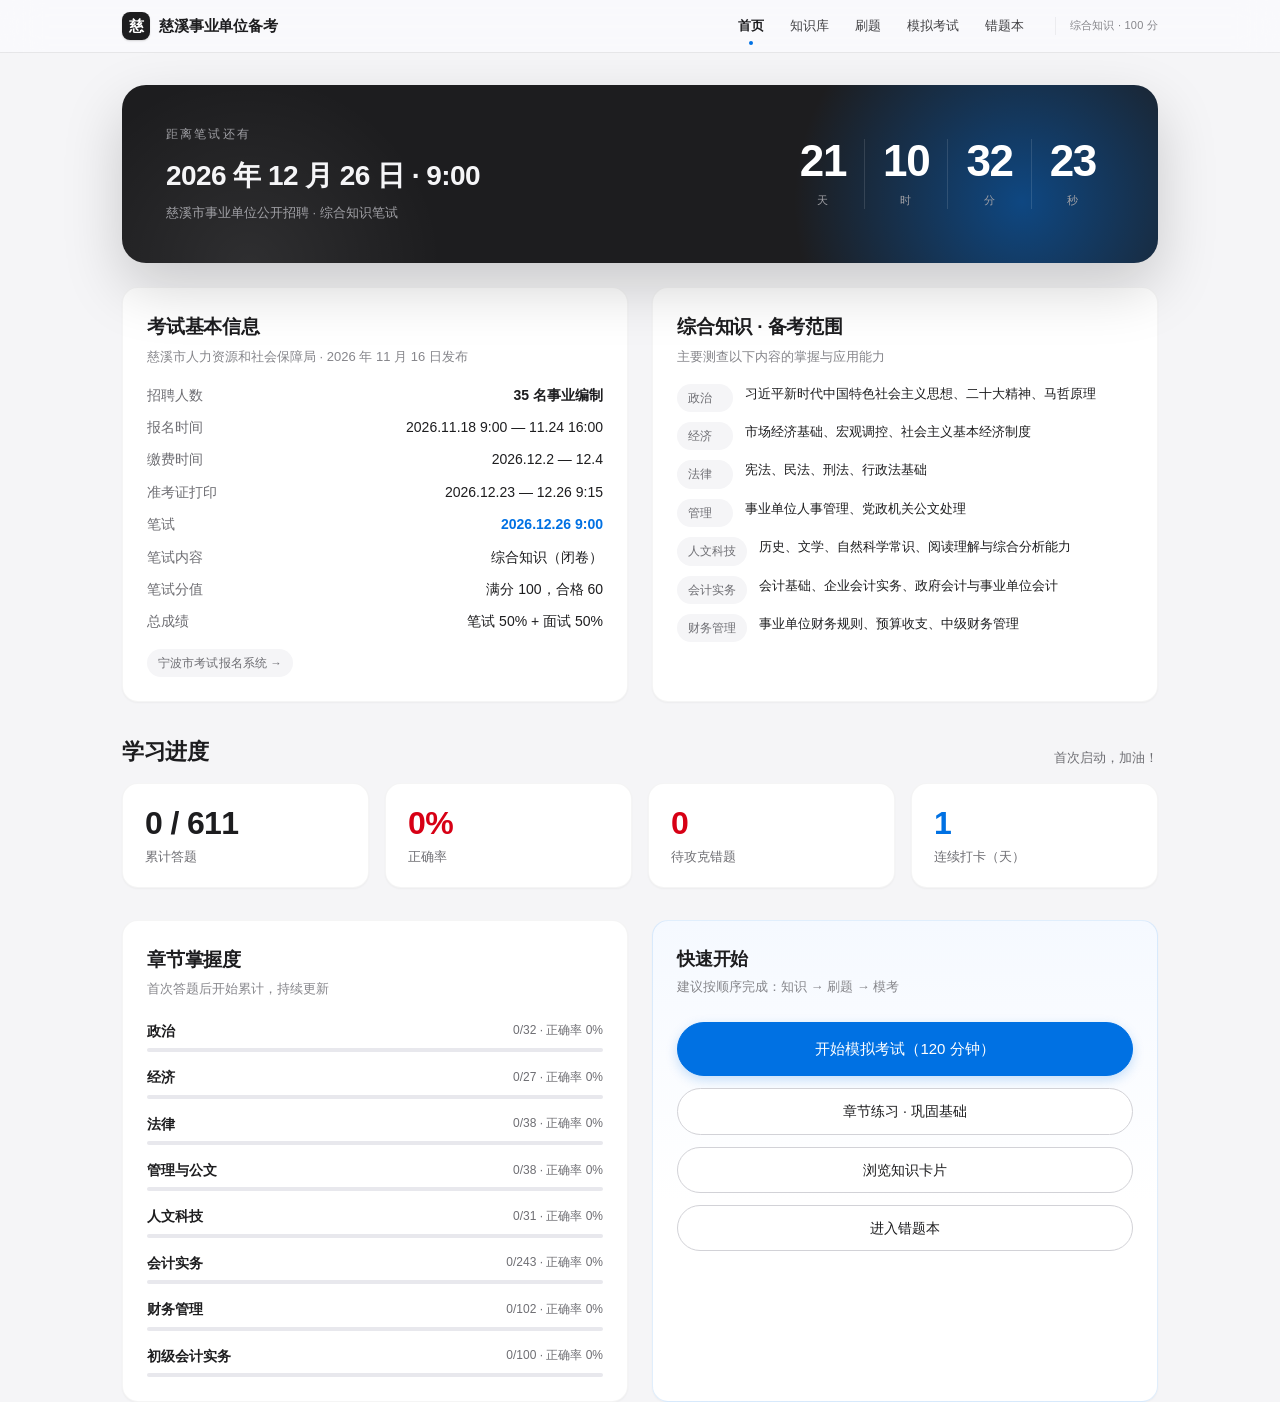
<file: index.html>
<!DOCTYPE html>
<html lang="zh-CN">
<head>
<meta charset="UTF-8">
<meta name="viewport" content="width=device-width, initial-scale=1.0, viewport-fit=cover">
<title>慈溪事业单位备考 · 首页</title>
<link rel="stylesheet" href="styles.css?v=20261124d">
</head>
<body class="has-dock">
<!-- 导航壳由 renderNav 注入 -->

<div class="container">

  <!-- Hero + 倒计时 -->
  <div class="countdown-wrap mt-32" id="countdown"></div>

  <div class="grid-2 mt-24 gap-24">
    <!-- 考试信息 -->
    <div class="card">
      <div class="card-title">考试基本信息</div>
      <div class="card-sub">慈溪市人力资源和社会保障局 · 2026 年 11 月 16 日发布</div>
      <div style="height:16px"></div>
      <div style="display:flex;flex-direction:column;gap:10px;font-size:14px;">
        <div class="flex-between"><span class="text-muted">招聘人数</span><span class="fw-bold">35 名事业编制</span></div>
        <div class="flex-between"><span class="text-muted">报名时间</span><span>2026.11.18 9:00 — 11.24 16:00</span></div>
        <div class="flex-between"><span class="text-muted">缴费时间</span><span>2026.12.2 — 12.4</span></div>
        <div class="flex-between"><span class="text-muted">准考证打印</span><span>2026.12.23 — 12.26 9:15</span></div>
        <div class="flex-between"><span class="text-muted">笔试</span><span class="text-primary fw-bold">2026.12.26 9:00</span></div>
        <div class="flex-between"><span class="text-muted">笔试内容</span><span>综合知识（闭卷）</span></div>
        <div class="flex-between"><span class="text-muted">笔试分值</span><span>满分 100，合格 60</span></div>
        <div class="flex-between"><span class="text-muted">总成绩</span><span>笔试 50% + 面试 50%</span></div>
      </div>
      <div class="mt-16">
        <a class="tag tag-blue" href="https://bmxt.nbhr.org.cn" target="_blank" rel="noopener">宁波市考试报名系统 →</a>
      </div>
    </div>

    <!-- 备考范围 -->
    <div class="card">
      <div class="card-title">综合知识 · 备考范围</div>
      <div class="card-sub">主要测查以下内容的掌握与应用能力</div>
      <div style="height:16px"></div>
      <div style="display:flex;flex-direction:column;gap:10px;">
        <div class="flex gap-12" style="align-items:flex-start;">
          <span class="tag tag-blue" style="min-width:56px;text-align:center;">政治</span>
          <span class="text-sm">习近平新时代中国特色社会主义思想、二十大精神、马哲原理</span>
        </div>
        <div class="flex gap-12" style="align-items:flex-start;">
          <span class="tag tag-blue" style="min-width:56px;text-align:center;">经济</span>
          <span class="text-sm">市场经济基础、宏观调控、社会主义基本经济制度</span>
        </div>
        <div class="flex gap-12" style="align-items:flex-start;">
          <span class="tag tag-blue" style="min-width:56px;text-align:center;">法律</span>
          <span class="text-sm">宪法、民法、刑法、行政法基础</span>
        </div>
        <div class="flex gap-12" style="align-items:flex-start;">
          <span class="tag tag-blue" style="min-width:56px;text-align:center;">管理</span>
          <span class="text-sm">事业单位人事管理、党政机关公文处理</span>
        </div>
        <div class="flex gap-12" style="align-items:flex-start;">
          <span class="tag tag-blue" style="min-width:56px;text-align:center;">人文科技</span>
          <span class="text-sm">历史、文学、自然科学常识、阅读理解与综合分析能力</span>
        </div>
        <div class="flex gap-12" style="align-items:flex-start;">
          <span class="tag tag-blue" style="min-width:56px;text-align:center;">会计实务</span>
          <span class="text-sm">会计基础、企业会计实务、政府会计与事业单位会计</span>
        </div>
        <div class="flex gap-12" style="align-items:flex-start;">
          <span class="tag tag-blue" style="min-width:56px;text-align:center;">财务管理</span>
          <span class="text-sm">事业单位财务规则、预算收支、中级财务管理</span>
        </div>
      </div>
    </div>
  </div>

  <!-- 学习进度 -->
  <div class="section mt-32">
    <div class="section-header">
      <div class="section-title">学习进度</div>
      <div class="text-sm text-muted" id="lastUpdate">首次启动，加油！</div>
    </div>
    <div class="grid-4" id="statsGrid">
      <!-- 统计卡片由 JS 注入 -->
    </div>
  </div>

  <!-- 章节进度 + 快捷入口 -->
  <div class="grid-2 mt-24 gap-24">
    <div class="card">
      <div class="card-title">章节掌握度</div>
      <div class="card-sub">首次答题后开始累计，持续更新</div>
      <div style="height:20px"></div>
      <div id="chapterProgress" style="display:flex;flex-direction:column;gap:14px;">
        <!-- 章节进度条由 JS 注入 -->
      </div>
    </div>

    <div class="card quick-start">
      <div class="card-title" style="font-size:18px;">快速开始</div>
      <div class="card-sub">建议按顺序完成：知识 → 刷题 → 模考</div>
      <div style="height:24px"></div>
      <div style="display:flex;flex-direction:column;gap:12px;">
        <a class="btn btn-primary btn-block btn-lg" href="exam.html">开始模拟考试（120 分钟）</a>
        <a class="btn btn-outline btn-block" href="practice.html">章节练习 · 巩固基础</a>
        <a class="btn btn-outline btn-block" href="knowledge.html">浏览知识卡片</a>
        <a class="btn btn-outline btn-block" href="mistakes.html">进入错题本</a>
      </div>
    </div>
  </div>

</div>

<div class="mobile-dock">
  <a class="btn btn-outline" href="practice.html">章节练习</a>
  <a class="btn btn-primary" href="exam.html">模拟考试</a>
</div>

<script src="data.js?v=20261127"></script>
<script src="app.js?v=20261127"></script>
<script>
  renderNav("home");
  startCountdown(document.getElementById("countdown"));

  // 打卡 + 渲染进度
  const streak = Store.checkIn();
  const p = getProgress();
  const statsEl = document.getElementById("statsGrid");
  const accuracyColor = p.accuracy >= 80 ? "success" : p.accuracy >= 60 ? "" : "danger";
  statsEl.innerHTML = `
    <div class="stat-card">
      <div class="stat-num">${p.answered} / ${p.total}</div>
      <div class="stat-label">累计答题</div>
    </div>
    <div class="stat-card">
      <div class="stat-num ${accuracyColor}">${p.accuracy}%</div>
      <div class="stat-label">正确率</div>
    </div>
    <div class="stat-card">
      <div class="stat-num danger">${p.mistakeCount}</div>
      <div class="stat-label">待攻克错题</div>
    </div>
    <div class="stat-card">
      <div class="stat-num accent">${p.streak}</div>
      <div class="stat-label">连续打卡（天）</div>
    </div>
  `;

  // 章节进度
  const cp = document.getElementById("chapterProgress");
  cp.innerHTML = CHAPTERS.map(ch => {
    const qs = QUESTIONS.filter(q => q.section === ch.id);
    const sec = p.chapterStats[ch.id];
    const answered = sec?.total || 0;
    const correct = sec?.correct || 0;
    const pct = qs.length > 0 ? Math.round((answered / qs.length) * 100) : 0;
    const acc = answered > 0 ? Math.round((correct / answered) * 100) : 0;
    const color = acc >= 80 ? "green" : acc >= 60 ? "" : "amber";
    return `
      <div>
        <div class="flex-between" style="margin-bottom:6px;">
          <div class="flex gap-8" style="align-items:center;">
            <span class="chapter-icon">${ch.icon}</span>
            <span class="fw-600" style="font-size:14px;">${ch.name}</span>
          </div>
          <span class="text-xs text-muted">${answered}/${qs.length} · 正确率 ${acc}%</span>
        </div>
        <div class="progress-wrap">
          <div class="progress-bar ${color}" style="width:${pct}%"></div>
        </div>
      </div>
    `;
  }).join("");

  // 最近模考
  if (p.examCount > 0) {
    const exam = Store.load().exams;
    const last = exam[exam.length - 1];
    const date = new Date(last.time).toLocaleString("zh-CN", { hour12: false });
    console.log("最近一次模拟考试：", last.score, "分，", date);
  }
</script>
</body>
</html>
</file>
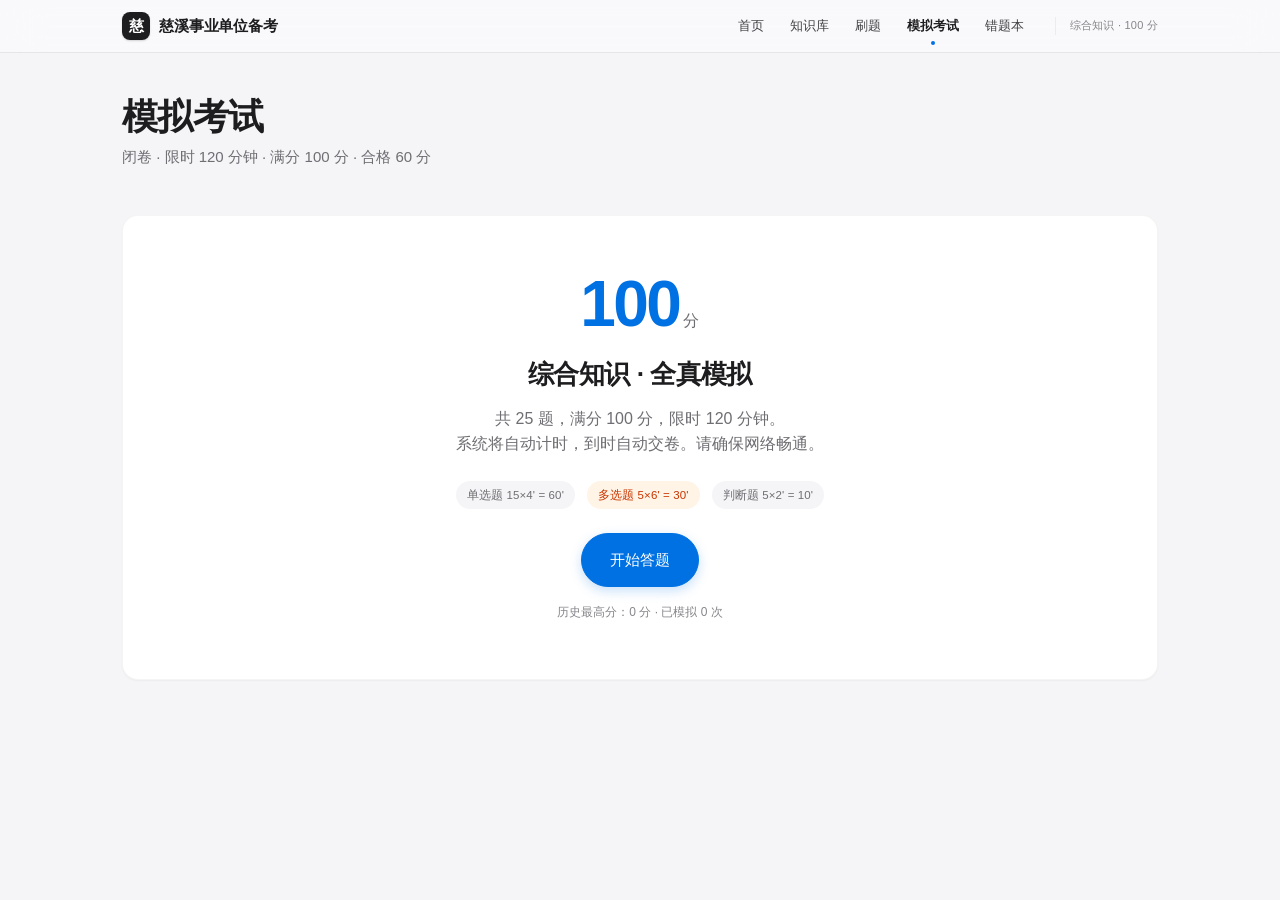
<file: exam.html>
<!DOCTYPE html>
<html lang="zh-CN">
<head>
<meta charset="UTF-8">
<meta name="viewport" content="width=device-width, initial-scale=1.0, viewport-fit=cover">
<title>模拟考试 · 慈溪事业单位备考</title>
<link rel="stylesheet" href="styles.css?v=20261124d">
</head>
<body>

<div class="container">
  <div class="page-header">
    <div class="page-title">模拟考试</div>
    <div class="page-subtitle">闭卷 · 限时 120 分钟 · 满分 100 分 · 合格 60 分</div>
  </div>

  <!-- 开始界面 -->
  <div id="startView">
    <div class="card exam-start">
      <div class="exam-start-mark">100<span>分</span></div>
      <h2>综合知识 · 全真模拟</h2>
      <p class="text-muted" style="margin-bottom:24px;">共 25 题，满分 100 分，限时 120 分钟。<br>系统将自动计时，到时自动交卷。请确保网络畅通。</p>
      <div style="display:flex;justify-content:center;gap:12px;flex-wrap:wrap;margin-bottom:24px;">
        <span class="tag tag-blue">单选题 15×4' = 60'</span>
        <span class="tag tag-amber">多选题 5×6' = 30'</span>
        <span class="tag tag-gray">判断题 5×2' = 10'</span>
      </div>
      <button class="btn btn-primary btn-lg" id="btnStart">开始答题</button>
      <div class="mt-16" style="font-size:12px;color:var(--neutral-400);">
        历史最高分：<span id="bestScore">-</span> 分 · 已模拟 <span id="examCount">0</span> 次
      </div>
    </div>
  </div>

  <!-- 答题界面 -->
  <div id="examView" style="display:none;">
    <div class="exam-header">
      <div class="container exam-header-inner">
        <div class="timer" id="timer">120:00</div>
        <div class="q-nav" id="qNav"></div>
        <button class="btn btn-primary btn-sm" id="btnSubmit">交卷</button>
      </div>
    </div>

    <div id="qArea" style="padding-top:16px;">
      <!-- 题目由 JS 注入 -->
    </div>

    <div class="flex gap-12 mt-24 exam-actions" style="justify-content:space-between;">
      <button class="btn btn-outline" id="btnPrev">← 上一题</button>
      <button class="btn btn-outline btn-sm" id="btnMark">标记本题</button>
      <button class="btn btn-primary" id="btnNext">下一题 →</button>
    </div>
  </div>

  <!-- 结果界面 -->
  <div id="resultView" style="display:none;">
    <div class="result-card">
      <div class="score-circle">
        <svg width="180" height="180">
          <circle cx="90" cy="90" r="80" stroke="var(--line)" stroke-width="12" fill="none"/>
          <circle id="scoreArc" cx="90" cy="90" r="80" stroke="var(--accent)" stroke-width="12" fill="none" stroke-linecap="round" stroke-dasharray="502.65" stroke-dashoffset="502.65"/>
        </svg>
        <div style="text-align:center;">
          <div class="score-num" id="scoreNum">0</div>
          <div class="score-unit">满分 100</div>
        </div>
      </div>
      <div class="result-title" id="resultTitle">—</div>
      <div class="result-sub" id="resultSub">—</div>
      <div style="display:flex;justify-content:center;gap:16px;margin-top:24px;flex-wrap:wrap;">
        <button class="btn btn-primary" id="btnRetry">再来一套</button>
        <button class="btn btn-outline" id="btnReview">查看解析</button>
      </div>
    </div>

    <!-- 解析区 -->
    <div id="reviewArea" style="display:none;margin-top:32px;">
      <div class="section-header">
        <div class="section-title">题目解析</div>
        <button class="btn btn-outline btn-sm" id="btnRevealAll">显示/隐藏所有解析</button>
      </div>
      <div id="reviewList"></div>
    </div>
  </div>
</div>

<script src="data.js?v=20261127"></script>
<script src="app.js?v=20261127"></script>
<script>
  renderNav("exam");

  const startView = document.getElementById("startView");
  const examView = document.getElementById("examView");
  const resultView = document.getElementById("resultView");
  const qArea = document.getElementById("qArea");
  const qNav = document.getElementById("qNav");
  const timerEl = document.getElementById("timer");
  const btnStart = document.getElementById("btnStart");
  const btnSubmit = document.getElementById("btnSubmit");
  const btnPrev = document.getElementById("btnPrev");
  const btnNext = document.getElementById("btnNext");
  const btnMark = document.getElementById("btnMark");

  let examQs = [];   // 本题单
  let scores = [];   // 每题分值
  let curIdx = 0;
  let answers = {};  // qid -> idx/[]
  let marked = {};   // qid -> bool
  let showAllExplain = false;
  let timeLeft = 120 * 60;
  let timerHandle = null;
  let submited = false;

  function scrollTop() {
    window.scrollTo({ top: 0, behavior: "smooth" });
  }

  /* ========== 开始 ========== */
  const prog = getProgress();
  document.getElementById("bestScore").textContent = prog.bestScore;
  document.getElementById("examCount").textContent = prog.examCount;

  btnStart.addEventListener("click", startExam);

  function buildExam() {
    const pool = {
      single: QUESTIONS.filter(q => q.type === "single"),
      multi: QUESTIONS.filter(q => q.type === "multi"),
      judge: QUESTIONS.filter(q => q.type === "judge"),
    };
    // 目标：15 单选 + 5 多选 + 5 判断 = 25 题，满分 100
    const singles = shuffle(pool.single).slice(0, 15);
    const multis = shuffle(pool.multi).slice(0, 5);
    const judges = shuffle(pool.judge).slice(0, 5);
    const qs = [...singles, ...multis, ...judges];
    const sc = [...singles.map(() => 4), ...multis.map(() => 6), ...judges.map(() => 2)];
    return { qs, sc };
  }

  function startExam() {
    const { qs, sc } = buildExam();
    examQs = qs; scores = sc; curIdx = 0;
    answers = {}; marked = {}; submited = false;
    timeLeft = 120 * 60;

    startView.style.display = "none";
    resultView.style.display = "none";
    examView.style.display = "block";
    document.body.classList.add("exam-mode");
    scrollTop();
    renderTimer();
    startTimer();
    renderQNav();
    renderQuestion();
  }

  function renderTimer() {
    const m = Math.floor(timeLeft / 60);
    const s = timeLeft % 60;
    const t = `${String(m).padStart(2, "0")}:${String(s).padStart(2, "0")}`;
    timerEl.textContent = t;
    timerEl.classList.remove("warning", "danger");
    if (timeLeft <= 300) timerEl.classList.add("danger");
    else if (timeLeft <= 600) timerEl.classList.add("warning");
  }

  function startTimer() {
    timerHandle = setInterval(() => {
      timeLeft--;
      renderTimer();
      if (timeLeft <= 0) {
        clearInterval(timerHandle);
        alert("时间到，系统自动交卷");
        finishExam();
      }
    }, 1000);
  }

  function stopTimer() {
    if (timerHandle) { clearInterval(timerHandle); timerHandle = null; }
  }

  /* ========== 题目导航 ========== */
  function renderQNav() {
    const q = examQs[curIdx];
    if (!q) return;
    qNav.innerHTML = examQs.map((eq, i) => {
      let cls = "q-nav-btn";
      if (i === curIdx) cls += " current";
      if (answers[eq.id] !== undefined) cls += " answered";
      if (marked[eq.id]) cls += " marked";
      return `<button class="${cls}" data-i="${i}">${i + 1}</button>`;
    }).join("");
    qNav.querySelectorAll(".q-nav-btn").forEach(b => {
      b.addEventListener("click", () => { curIdx = parseInt(b.dataset.i); renderQuestion(); scrollTop(); });
    });
    const curBtn = qNav.querySelector(".q-nav-btn.current");
    if (curBtn) curBtn.scrollIntoView({ inline: "center", block: "nearest", behavior: "smooth" });
    btnMark.textContent = marked[q.id] ? "已标记" : "标记本题";
    btnMark.style.opacity = marked[q.id] ? "1" : "0.7";
  }

  /* ========== 渲染当前题目 ========== */
  function renderQuestion() {
    const q = examQs[curIdx];
    const sel = answers[q.id];
    const letters = ["A", "B", "C", "D"];

    let optHtml;
    if (q.type === "multi") {
      optHtml = q.options.map((opt, i) => {
        const cls = (Array.isArray(sel) && sel.includes(i)) ? "option selected" : "option";
        return `<div class="${cls}" data-idx="${i}"><div class="option-key">${letters[i]}</div><div class="option-text">${opt.replace(/^[A-D]\.\s*/, "")}</div></div>`;
      }).join("");
    } else {
      optHtml = q.options.map((opt, i) => {
        const cls = sel === i ? "option selected" : "option";
        return `<div class="${cls}" data-idx="${i}"><div class="option-key">${letters[i]}</div><div class="option-text">${opt.replace(/^[A-D]\.\s*/, "")}</div></div>`;
      }).join("");
    }

    const typeTag = q.type === "single" ? "单选题" : q.type === "multi" ? "多选题" : "判断题";
    qArea.innerHTML = `
      <div class="q-card">
        <div class="q-meta">
          <span class="tag tag-blue">${sectionLabel(q.section)}</span>
          <span class="tag tag-amber">${typeTag} · ${scores[curIdx]} 分</span>
          <span class="q-type">第 ${curIdx + 1} / ${examQs.length} 题</span>
        </div>
        <div class="q-text">${q.text}</div>
        <div class="options">${optHtml}</div>
      </div>
    `;

    qArea.querySelectorAll(".option").forEach(o => {
      o.addEventListener("click", () => {
        const idx = parseInt(o.dataset.idx);
        if (q.type === "multi") {
          const cur = Array.isArray(answers[q.id]) ? [...answers[q.id]] : [];
          const p = cur.indexOf(idx);
          if (p >= 0) cur.splice(p, 1); else cur.push(idx);
          answers[q.id] = cur.sort((a, b) => a - b);
        } else {
          answers[q.id] = idx;
        }
        renderQuestion();
        renderQNav();
      });
    });

    renderQNav();
    btnPrev.disabled = curIdx === 0;
  }

  btnPrev.addEventListener("click", () => { if (curIdx > 0) { curIdx--; renderQuestion(); scrollTop(); } });
  btnNext.addEventListener("click", () => { if (curIdx < examQs.length - 1) { curIdx++; renderQuestion(); scrollTop(); } });
  btnMark.addEventListener("click", () => {
    const q = examQs[curIdx];
    marked[q.id] = !marked[q.id];
    renderQuestion();
  });

  btnSubmit.addEventListener("click", () => {
    const unanswered = examQs.filter(q => answers[q.id] === undefined).length;
    if (unanswered > 0) {
      if (!confirm(`还有 ${unanswered} 道题未作答，确定要交卷吗？`)) return;
    } else {
      if (!confirm("确定要交卷吗？交卷后无法修改。")) return;
    }
    finishExam();
  });

  /* ========== 评分 & 结果 ========== */
  function finishExam() {
    stopTimer();
    submited = true;

    let score = 0;
    let correctCount = 0;
    let wrongList = [];
    examQs.forEach((q, i) => {
      const ua = answers[q.id];
      const correct = checkAnswer(q, ua);
      if (correct) {
        score += scores[i];
        correctCount++;
      } else {
        wrongList.push(q);
      }
      // 写入错题本（错题才写）
      Store.recordAnswer(q.id, ua, correct);
    });

    Store.recordExam(score, examQs.length, correctCount);
    Store.checkIn();

    // 切换到结果页
    examView.style.display = "none";
    resultView.style.display = "block";
    document.body.classList.remove("exam-mode");
    scrollTop();

    const pass = score >= EXAM_CONFIG.passScore;
    const scoreArc = document.getElementById("scoreArc");
    const circumference = 2 * Math.PI * 80;
    scoreArc.setAttribute("stroke-dasharray", circumference);
    scoreArc.setAttribute("stroke-dashoffset", circumference * (1 - score / 100));
    scoreArc.setAttribute("stroke", pass ? "#248a3d" : "#d70015");
    scoreArc.style.transition = "stroke-dashoffset 1s ease";

    // 动画填充数字
    const numEl = document.getElementById("scoreNum");
    let s = 0;
    const step = Math.max(1, Math.round(score / 40));
    const timer2 = setInterval(() => {
      s += step;
      if (s >= score) { s = score; clearInterval(timer2); }
      numEl.textContent = s;
    }, 20);

    document.getElementById("resultTitle").textContent = pass ? "恭喜通过" : "继续加油";
    document.getElementById("resultTitle").className = "result-title " + (pass ? "pass" : "fail");
    const totalCorrect = examQs.length - wrongList.length;
    document.getElementById("resultSub").innerHTML =
      `答对 <b class="text-success">${totalCorrect}</b> 题，答错 <b class="text-danger">${wrongList.length}</b> 题<br>` +
      `用时 ${Math.round((120 * 60 - timeLeft) / 60)}  分钟 · 错题已自动入本`;

    // 渲染解析列表
    document.getElementById("btnRetry").onclick = startExam;
    document.getElementById("btnReview").onclick = () => {
      const a = document.getElementById("reviewArea");
      a.style.display = a.style.display === "none" ? "block" : "none";
      if (a.style.display === "block") {
        renderReview();
        setTimeout(() => a.scrollIntoView({ behavior: "smooth", block: "start" }), 50);
      }
    };
    document.getElementById("btnRevealAll").onclick = () => {
      showAllExplain = !showAllExplain;
      renderReview();
    };
  }

  function renderReview() {
    const list = document.getElementById("reviewList");
    list.innerHTML = examQs.map((q, i) => {
      const ua = answers[q.id];
      const correct = checkAnswer(q, ua);
      const ansStr = Array.isArray(q.answer) ? q.answer.map(i => String.fromCharCode(65 + i)).join("、") : String.fromCharCode(65 + q.answer);
      const uaStr = ua === undefined ? "未作答"
        : Array.isArray(ua) ? ua.map(i => String.fromCharCode(65 + i)).join("、")
        : String.fromCharCode(65 + ua);

      const letters = ["A", "B", "C", "D"];
      let optHtml;
      if (q.type === "multi") {
        optHtml = q.options.map((opt, j) => {
          let cls = "option disabled";
          if (q.answer.includes(j)) cls += " correct";
          else if (Array.isArray(ua) && ua.includes(j)) cls += " wrong";
          return `<div class="${cls}"><div class="option-key">${letters[j]}</div><div class="option-text">${opt.replace(/^[A-D]\.\s*/, "")}</div></div>`;
        }).join("");
      } else {
        optHtml = q.options.map((opt, j) => {
          let cls = "option disabled";
          if (j === q.answer) cls += " correct";
          else if (j === ua) cls += " wrong";
          return `<div class="${cls}"><div class="option-key">${letters[j]}</div><div class="option-text">${opt.replace(/^[A-D]\.\s*/, "")}</div></div>`;
        }).join("");
      }

      return `
        <div class="q-card" style="${correct ? "" : "border-left:3px solid var(--danger);"}">
          <div class="q-meta">
            <span class="tag tag-blue">${sectionLabel(q.section)}</span>
            <span class="q-type">第 ${i + 1} 题 · ${scores[i]} 分</span>
            <span class="tag ${correct ? "tag-green" : "tag-red"}" style="margin-left:auto;">${correct ? "✓ 正确" : "✗ 错误"}</span>
          </div>
          <div class="q-text">${q.text}</div>
          <div class="options">${optHtml}</div>
          <div class="q-explain">
            <div class="q-explain-title">解析</div>
            <div style="font-size:13px;margin-bottom:6px;">正确答案：<b>${ansStr}</b> · 你的答案：<b class="${correct ? "text-success" : "text-danger"}">${uaStr}</b></div>
            <div>${q.explain}</div>
          </div>
        </div>
      `;
    }).join("");
  }
</script>
</body>
</html>
</file>
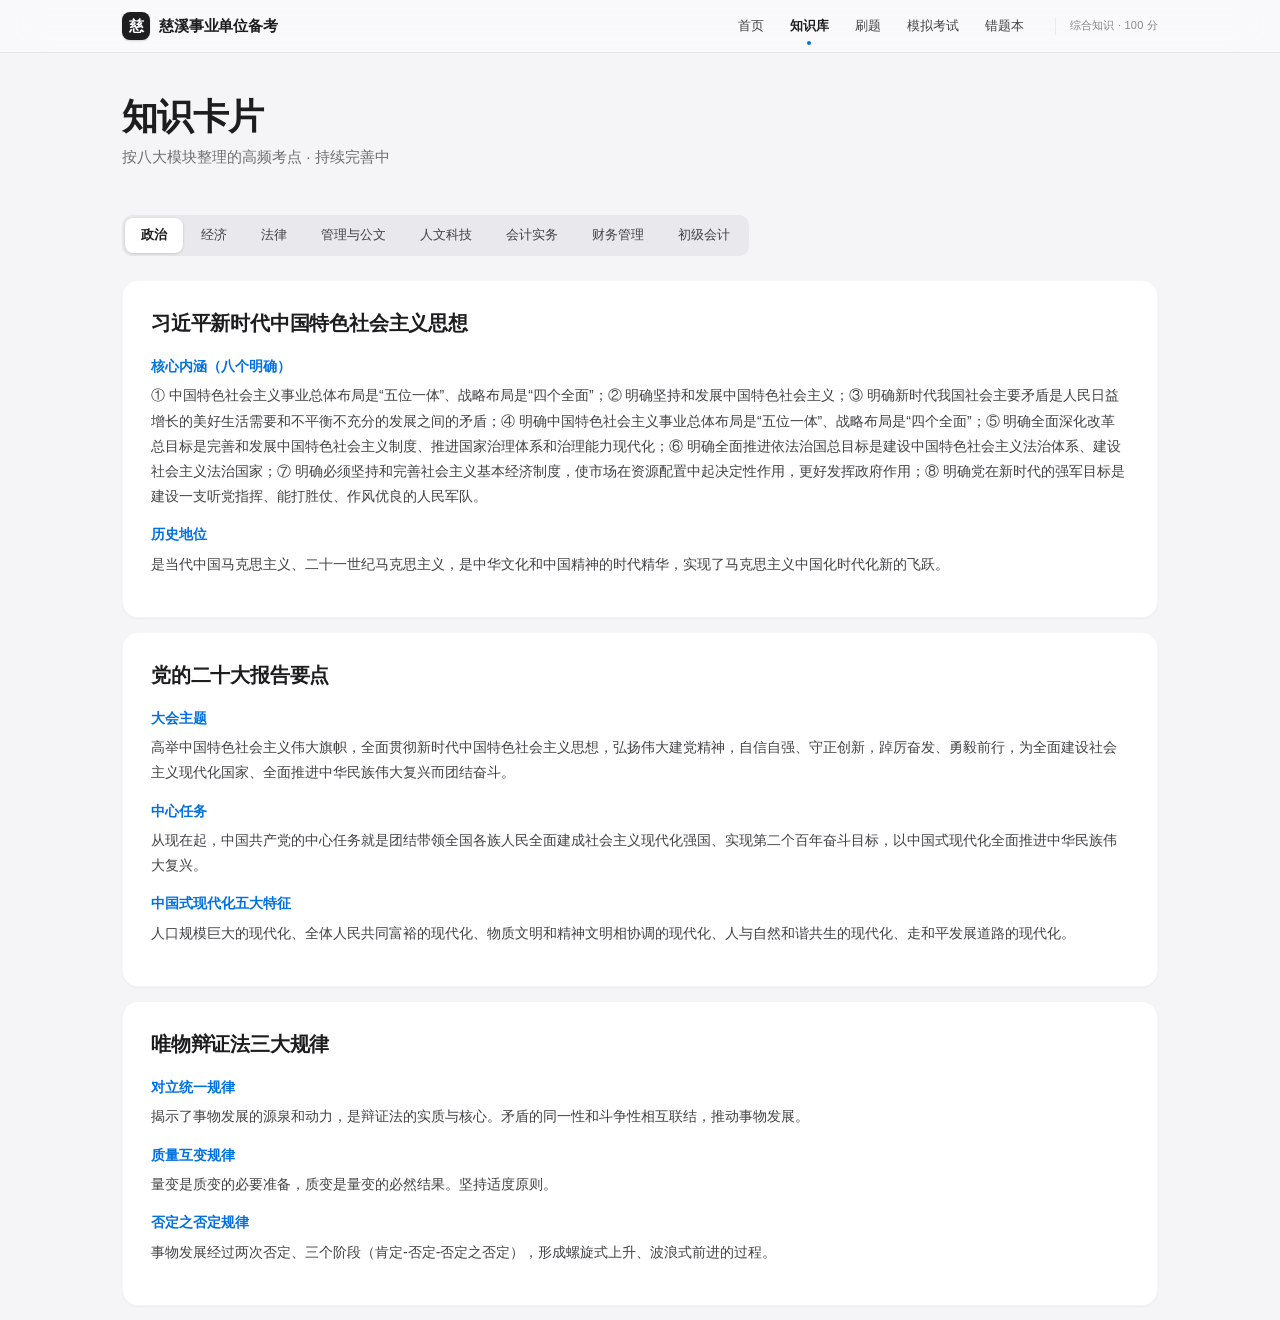
<file: knowledge.html>
<!DOCTYPE html>
<html lang="zh-CN">
<head>
<meta charset="UTF-8">
<meta name="viewport" content="width=device-width, initial-scale=1.0, viewport-fit=cover">
<title>知识库 · 慈溪事业单位备考</title>
<link rel="stylesheet" href="styles.css?v=20261124d">
</head>
<body>

<div class="container">
  <div class="page-header">
    <div class="page-title">知识卡片</div>
    <div class="page-subtitle">按八大模块整理的高频考点 · 持续完善中</div>
  </div>

  <div class="kb-tabs" id="kbTabs">
    <!-- Tab 由 JS 生成 -->
  </div>

  <div id="kbContent">
    <!-- 内容由 JS 生成 -->
  </div>
</div>

<script src="data.js?v=20261127"></script>
<script src="app.js?v=20261127"></script>
<script>
  renderNav("knowledge");

  const tabs = [
    { id: "politics", label: "政治" },
    { id: "economy", label: "经济" },
    { id: "law", label: "法律" },
    { id: "management", label: "管理与公文" },
    { id: "culture", label: "人文科技" },
    { id: "accounting", label: "会计实务" },
    { id: "finance", label: "财务管理" },
    { id: "primary", label: "初级会计" },
  ];

  const tabsEl = document.getElementById("kbTabs");
  const contentEl = document.getElementById("kbContent");

  function renderTab(activeId) {
    tabsEl.innerHTML = tabs.map(t =>
      `<div class="kb-tab ${t.id === activeId ? "active" : ""}" data-id="${t.id}">${t.label}</div>`
    ).join("");
    contentEl.innerHTML = KNOWLEDGE
      .filter(k => k.section === activeId)
      .map(node => `
        <div class="kb-node">
          <h3>${node.title}</h3>
          ${node.points.map(p => `
            <div style="margin-bottom:14px;">
              <div style="font-size:14px;font-weight:600;color:var(--primary);margin-bottom:6px;">${p.title}</div>
              <div style="font-size:14px;color:var(--neutral-700);line-height:1.8;">${p.content}</div>
            </div>
          `).join("")}
        </div>
      `).join("") || `<div class="empty-state"><div class="empty-state-icon">空</div><div>该模块知识卡片建设中，建议先去刷题模块练习</div></div>`;

    tabsEl.querySelectorAll(".kb-tab").forEach(t => {
      t.addEventListener("click", () => renderTab(t.dataset.id));
    });
  }

  renderTab("politics");
</script>
</body>
</html>
</file>
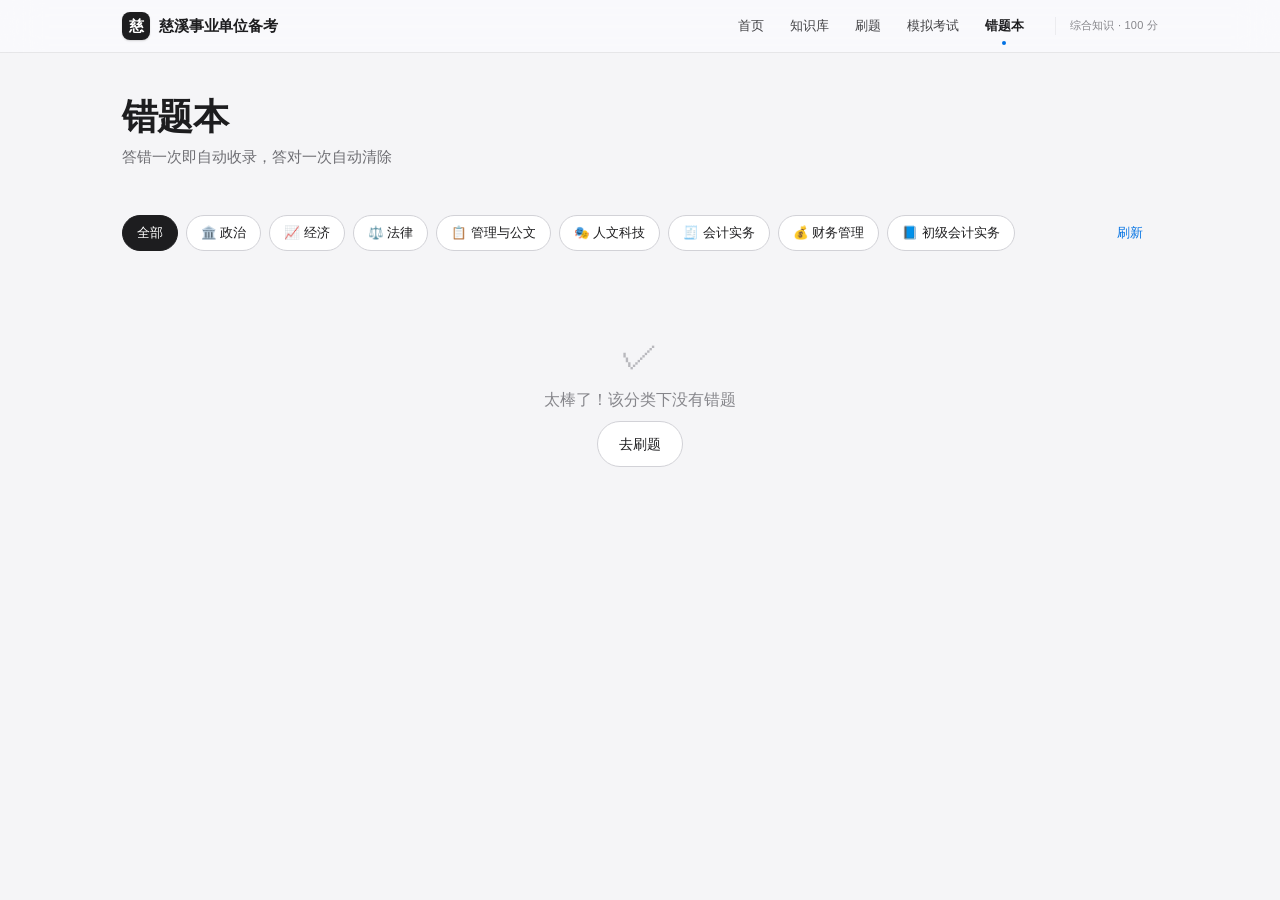
<file: mistakes.html>
<!DOCTYPE html>
<html lang="zh-CN">
<head>
<meta charset="UTF-8">
<meta name="viewport" content="width=device-width, initial-scale=1.0, viewport-fit=cover">
<title>错题本 · 慈溪事业单位备考</title>
<link rel="stylesheet" href="styles.css?v=20261124d">
</head>
<body>

<div class="container">
  <div class="page-header">
    <div class="page-title">错题本</div>
    <div class="page-subtitle">答错一次即自动收录，答对一次自动清除</div>
  </div>

  <div id="mistakeWrap">
    <div class="mistake-filter" id="filterBar">
      <button class="btn btn-outline btn-sm active" data-sec="all">全部</button>
      <button class="btn btn-ghost btn-sm" id="btnRefresh" style="margin-left:auto;">刷新</button>
    </div>

    <div id="mistakeList"></div>
  </div>
</div>

<script src="data.js?v=20261127"></script>
<script src="app.js?v=20261127"></script>
<script>
  renderNav("mistakes");

  let currentSec = "all";

  function loadMistakes() {
    const data = Store.load();
    const qids = Object.keys(data.mistakes);
    let list = qids.map(qid => ({
      q: QUESTIONS.find(q => q.id === qid),
      count: data.mistakes[qid],
    })).filter(x => x.q);

    if (currentSec !== "all") {
      list = list.filter(x => x.q.section === currentSec);
    }
    list.sort((a, b) => b.count - a.count);
    return list;
  }

  function render() {
    const list = loadMistakes();
    const wrap = document.getElementById("mistakeList");

    if (list.length === 0) {
      wrap.innerHTML = `
        <div class="empty-state">
          <div class="empty-state-icon">✓</div>
          <div style="margin-bottom:8px;">太棒了！该分类下没有错题</div>
          <a class="btn btn-outline" href="practice.html">去刷题</a>
        </div>
      `;
      return;
    }

    wrap.innerHTML = list.map((item, i) => {
      const q = item.q;
      const typeTag = q.type === "single" ? "单选" : q.type === "multi" ? "多选" : "判断";
      return `
        <div class="q-card" data-qid="${q.id}">
          <div class="q-meta">
            <span class="tag tag-blue">${sectionLabel(q.section)}</span>
            <span class="tag tag-amber">${typeTag}</span>
            <span class="tag tag-red" style="margin-left:auto;">错 ${item.count} 次</span>
          </div>
          <div class="q-text">${i + 1}. ${q.text}</div>
          <div class="options">
            ${q.options.map((opt, j) => {
              const letters = ["A", "B", "C", "D"];
              const isCorrect = Array.isArray(q.answer) ? q.answer.includes(j) : j === q.answer;
              return `<div class="option disabled ${isCorrect ? "correct" : ""}">
                <div class="option-key">${letters[j]}</div>
                <div class="option-text">${opt.replace(/^[A-D]\.\s*/, "")}</div>
              </div>`;
            }).join("")}
          </div>
          <div class="q-explain" style="margin-top:16px;">
            <div class="q-explain-title">解析</div>
            <div>${q.explain}</div>
          </div>
          <div class="flex gap-8 mt-16" style="justify-content:flex-end;">
            <button class="btn btn-outline btn-sm" data-action="retry">↻ 重新做这道</button>
            <button class="btn btn-ghost btn-sm text-danger" data-action="clear">清除记录</button>
          </div>
        </div>
      `;
    }).join("");

    // 绑定按钮
    wrap.querySelectorAll("[data-action='retry']").forEach(btn => {
      btn.addEventListener("click", e => {
        const card = e.target.closest(".q-card");
        const qid = card.dataset.qid;
        const q = QUESTIONS.find(q => q.id === qid);
        const ua = prompt("输入你的答案（单选填字母如 B；多选用逗号分隔如 A,C）", "");
        if (ua === null) return;
        let parsed;
        if (q.type === "multi") {
          parsed = ua.split(",").map(s => s.trim().toUpperCase().charCodeAt(0) - 65).filter(n => n >= 0 && n < 4);
          parsed = [...new Set(parsed)].sort((a, b) => a - b);
        } else {
          parsed = ua.trim().toUpperCase().charCodeAt(0) - 65;
          if (parsed < 0 || parsed > 3) { alert("格式不对哦"); return; }
        }
        const correct = checkAnswer(q, parsed);
        Store.recordAnswer(qid, parsed, correct);
        alert(correct ? "✓ 答对了！这道题已从错题本移除" : "✗ 还是错了，继续加油！");
        render();
      });
    });

    wrap.querySelectorAll("[data-action='clear']").forEach(btn => {
      btn.addEventListener("click", e => {
        const card = e.target.closest(".q-card");
        const qid = card.dataset.qid;
        const data = Store.load();
        delete data.mistakes[qid];
        Store.save(data);
        render();
      });
    });
  }

  // 初始化章节筛选按钮
  (function initFilter() {
    const bar = document.getElementById("filterBar");
    const btnRefresh = document.getElementById("btnRefresh");
    const sectionBtns = CHAPTERS.map(c =>
      `<button class="btn btn-outline btn-sm" data-sec="${c.id}">${c.icon} ${c.name}</button>`
    ).join("");
    // 在 btnRefresh 之前插入章节按钮
    btnRefresh.insertAdjacentHTML("beforebegin", sectionBtns);
  })();

  // 筛选按钮
  document.querySelectorAll(".mistake-filter button[data-sec]").forEach(btn => {
    btn.addEventListener("click", () => {
      document.querySelectorAll(".mistake-filter button").forEach(b => b.classList.remove("active"));
      btn.classList.add("active");
      currentSec = btn.dataset.sec;
      render();
    });
  });
  document.getElementById("btnRefresh").addEventListener("click", render);

  render();
</script>
</body>
</html>
</file>
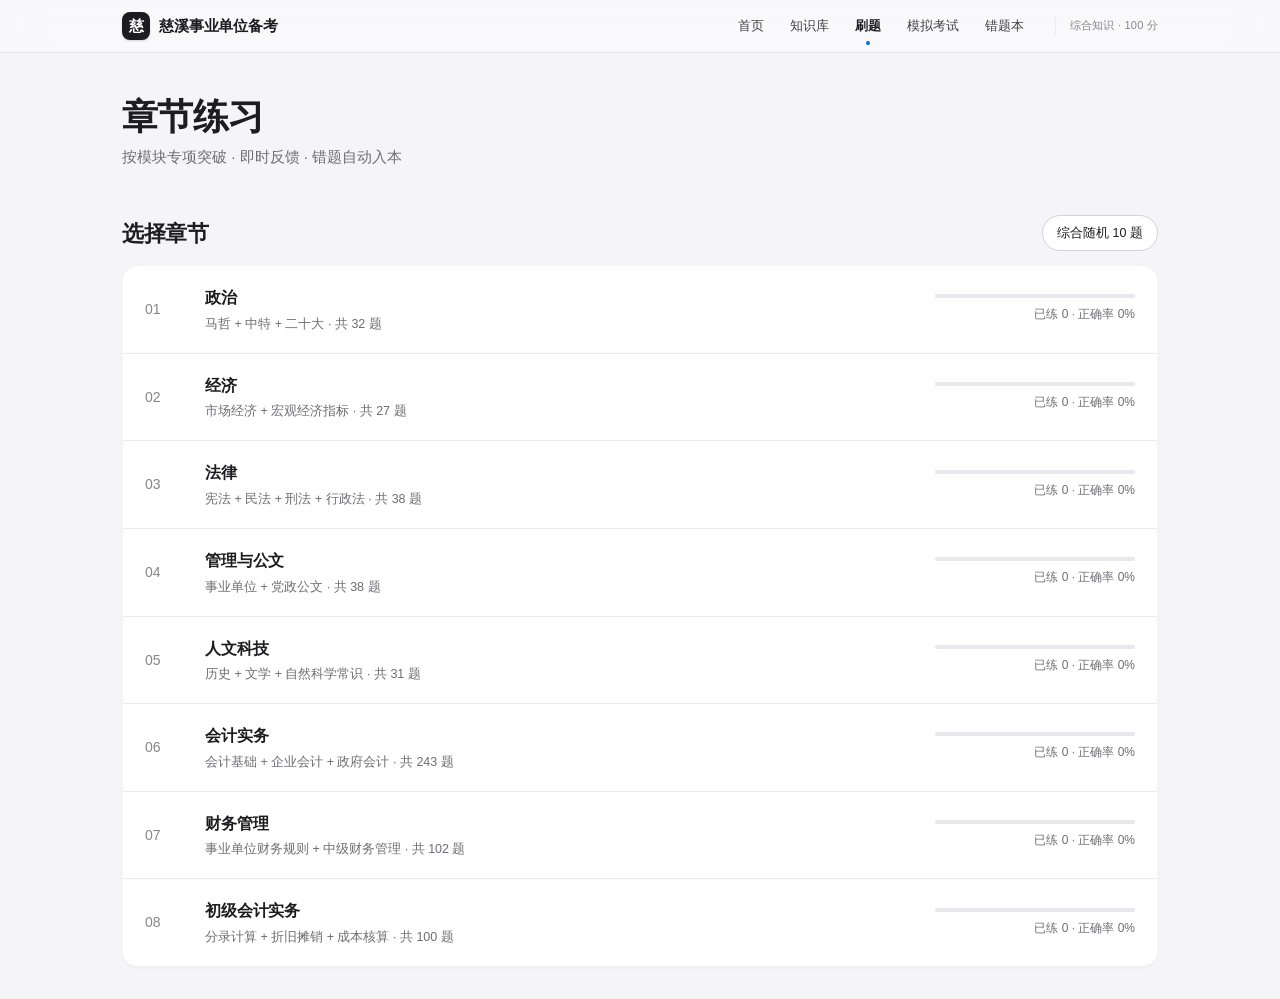
<file: practice.html>
<!DOCTYPE html>
<html lang="zh-CN">
<head>
<meta charset="UTF-8">
<meta name="viewport" content="width=device-width, initial-scale=1.0, viewport-fit=cover">
<title>刷题 · 慈溪事业单位备考</title>
<link rel="stylesheet" href="styles.css?v=20261124d">
</head>
<body>

<div class="container">
  <div class="page-header">
    <div class="page-title">章节练习</div>
    <div class="page-subtitle">按模块专项突破 · 即时反馈 · 错题自动入本</div>
  </div>

  <!-- 章节列表视图 -->
  <div id="listView">
    <div class="section">
      <div class="section-header">
        <div class="section-title">选择章节</div>
        <div class="flex gap-8">
          <button class="btn btn-outline btn-sm" id="btnRandom">综合随机 10 题</button>
        </div>
      </div>
      <div class="chapter-list">
        ${/* 由 JS 注入 */}
      </div>
    </div>
  </div>

  <!-- 刷题视图 -->
  <div id="quizView" style="display:none;">
    <div class="flex-between mb-16">
      <button class="btn btn-ghost btn-sm" id="btnBack">← 返回章节列表</button>
      <div class="text-sm text-muted" id="quizProgress">1 / 10</div>
    </div>

    <div class="q-card" id="qCard">
      <!-- 题目由 JS 注入 -->
    </div>

    <div class="flex gap-12 quiz-actions" id="quizActions">
      <button class="btn btn-outline" id="btnPrev">上一题</button>
      <button class="btn btn-primary" id="btnNext">下一题 →</button>
    </div>
  </div>
</div>

<script src="data.js?v=20261127"></script>
<script src="app.js?v=20261127"></script>
<script>
  renderNav("practice");

  const listView = document.getElementById("listView");
  const quizView = document.getElementById("quizView");
  const qCard = document.getElementById("qCard");
  const quizProgress = document.getElementById("quizProgress");
  const btnPrev = document.getElementById("btnPrev");
  const btnNext = document.getElementById("btnNext");
  const btnBack = document.getElementById("btnBack");
  const btnRandom = document.getElementById("btnRandom");

  let currentQs = [];
  let currentIdx = 0;
  let userAnswers = {}; // { [qid]: selectedIdx or [idx...] }
  let showResult = {}; // { [qid]: bool }

  function scrollTop() {
    window.scrollTo({ top: 0, behavior: "smooth" });
  }

  function revealExplain() {
    const ex = qCard.querySelector(".q-explain");
    if (ex) ex.scrollIntoView({ block: "nearest", behavior: "smooth" });
  }

  /* ========== 渲染章节列表 ========== */
  function renderChapterList() {
    const p = getProgress();
    const html = CHAPTERS.map(ch => {
      const qs = QUESTIONS.filter(q => q.section === ch.id);
      const sec = p.chapterStats[ch.id];
      const answered = sec?.total || 0;
      const correct = sec?.correct || 0;
      const acc = answered > 0 ? Math.round((correct / answered) * 100) : 0;
      const pct = qs.length > 0 ? Math.round((answered / qs.length) * 100) : 0;
      return `
        <div class="chapter-item" data-section="${ch.id}">
          <div class="chapter-info">
            <h4><span class="chapter-icon">${ch.icon}</span>${ch.name}</h4>
            <p>${ch.desc} · 共 ${qs.length} 题</p>
          </div>
          <div class="chapter-progress">
            <div class="progress-wrap"><div class="progress-bar" style="width:${pct}%"></div></div>
            <div class="text-xs text-muted">已练 ${answered} · 正确率 ${acc}%</div>
          </div>
        </div>
      `;
    }).join("");
    const listEl = listView.querySelector(".chapter-list");
    listEl.innerHTML = html;

    listEl.querySelectorAll(".chapter-item").forEach(el => {
      el.addEventListener("click", () => startQuiz(el.dataset.section));
    });
  }

  /* ========== 开始刷题 ========== */
  function startQuiz(section) {
    let qs;
    if (section === "random") {
      qs = shuffle(QUESTIONS).slice(0, 10);
    } else {
      qs = QUESTIONS.filter(q => q.section === section);
    }
    currentQs = qs;
    currentIdx = 0;
    userAnswers = {};
    showResult = {};
    listView.style.display = "none";
    quizView.style.display = "block";
    document.body.classList.add("quiz-mode");
    scrollTop();
    renderQuestion();
  }

  function renderQuestion() {
    const q = currentQs[currentIdx];
    quizProgress.textContent = `${currentIdx + 1} / ${currentQs.length}`;

    const selected = userAnswers[q.id];
    const answered = showResult[q.id];

    let optHtml;
    if (q.type === "multi") {
      optHtml = q.options.map((opt, i) => {
        let cls = "option";
        if (answered) {
          const isCorrect = q.answer.includes(i);
          const isSelected = Array.isArray(selected) && selected.includes(i);
          if (isCorrect) cls += " correct";
          else if (isSelected) cls += " wrong";
          cls += " disabled";
        } else if (Array.isArray(selected) && selected.includes(i)) {
          cls += " selected";
        }
        const letter = String.fromCharCode(65 + i);
        return `<div class="${cls}" data-idx="${i}"><div class="option-key">${letter}</div><div class="option-text">${opt.replace(/^[A-D]\.\s*/, "")}</div></div>`;
      }).join("");
    } else {
      optHtml = q.options.map((opt, i) => {
        let cls = "option";
        if (answered) {
          if (i === q.answer) cls += " correct disabled";
          else if (i === selected) cls += " wrong disabled";
        } else if (selected === i) {
          cls += " selected";
        }
        const letter = String.fromCharCode(65 + i);
        return `<div class="${cls}" data-idx="${i}"><div class="option-key">${letter}</div><div class="option-text">${opt.replace(/^[A-D]\.\s*/, "")}</div></div>`;
      }).join("");
    }

    let explainHtml = "";
    if (answered) {
      const ua = userAnswers[q.id];
      const correct = checkAnswer(q, ua);
      explainHtml = `
        <div class="q-explain">
          <div class="q-explain-title">
            <span class="tag ${correct ? "tag-green" : "tag-red"}">${correct ? "✓ 回答正确" : "✗ 回答错误"}</span>
            &nbsp;正确答案：${Array.isArray(q.answer) ? q.answer.map(i => String.fromCharCode(65 + i)).join("、") : String.fromCharCode(65 + q.answer)}
          </div>
          <div style="margin-top:8px">${q.explain}</div>
        </div>
      `;
    }

    const typeTag = q.type === "single" ? "单选题" : q.type === "multi" ? "多选题" : "判断题";

    qCard.innerHTML = `
      <div class="q-meta">
        <span class="tag tag-blue">${sectionLabel(q.section)}</span>
        <span class="q-type">${typeTag}</span>
        ${answered ? "" : `<span class="tag tag-amber">${q.type === "multi" ? "多选 · 选好后提交" : "点击选项自动判题"}</span>`}
      </div>
      <div class="q-text">${q.text}</div>
      <div class="options" data-qid="${q.id}">${optHtml}</div>
      ${explainHtml}
    `;

    // 绑定选项点击
    if (!answered) {
      const opts = qCard.querySelectorAll(".option");
      opts.forEach(opt => {
        opt.addEventListener("click", () => handleSelect(parseInt(opt.dataset.idx)));
      });
    }

    btnPrev.style.visibility = currentIdx === 0 ? "hidden" : "visible";
    const ua = userAnswers[q.id];
    const hasAnswer = q.type === "multi"
      ? Array.isArray(ua) && ua.length > 0
      : ua !== undefined;
    if (answered) {
      btnNext.textContent = currentIdx === currentQs.length - 1 ? "完成练习" : "下一题 →";
      btnNext.disabled = false;
      btnNext.style.opacity = "1";
    } else if (hasAnswer) {
      btnNext.textContent = "提交答案";
      btnNext.disabled = false;
      btnNext.style.opacity = "1";
    } else {
      btnNext.textContent = "请先选择答案";
      btnNext.disabled = true;
      btnNext.style.opacity = "0.5";
    }
  }

  function handleSelect(idx) {
    const q = currentQs[currentIdx];
    if (showResult[q.id]) return;

    if (q.type === "multi") {
      const cur = Array.isArray(userAnswers[q.id]) ? [...userAnswers[q.id]] : [];
      const pos = cur.indexOf(idx);
      if (pos >= 0) cur.splice(pos, 1); else cur.push(idx);
      userAnswers[q.id] = cur.sort((a, b) => a - b);
      renderQuestion();
      return;
    }

    // 单选、判断：点选即判题，减少一次点击
    userAnswers[q.id] = idx;
    submitCurrent();
  }

  function submitCurrent() {
    const q = currentQs[currentIdx];
    const ua = userAnswers[q.id];
    if (ua === undefined || (Array.isArray(ua) && ua.length === 0)) return false;
    const correct = checkAnswer(q, ua);
    Store.recordAnswer(q.id, ua, correct);
    showResult[q.id] = true;
    Store.checkIn();
    renderQuestion();
    setTimeout(revealExplain, 80);
    return true;
  }

  // 提交 / 下一题
  btnNext.addEventListener("click", () => {
    const q = currentQs[currentIdx];
    if (!showResult[q.id]) {
      if (!submitCurrent()) {
        alert("请先选择答案");
      }
    } else {
      // 第二次：下一题
      if (currentIdx < currentQs.length - 1) {
        currentIdx++;
        renderQuestion();
        scrollTop();
      } else {
        // 完成
        const total = currentQs.length;
        const correct = currentQs.filter(q => showResult[q.id] && checkAnswer(q, userAnswers[q.id])).length;
        const wrong = total - correct;
        const score = Math.round((correct / total) * 100);
        setTimeout(() => {
          if (confirm(`练习完成！\n\n正确 ${correct} 题，错误 ${wrong} 题，正确率 ${score}%\n\n点击「确定」返回章节列表`)) {
            resetQuiz();
          }
        }, 300);
      }
    }
  });

  btnPrev.addEventListener("click", () => {
    if (currentIdx > 0) {
      currentIdx--;
      renderQuestion();
      scrollTop();
    }
  });
  btnBack.addEventListener("click", resetQuiz);
  btnRandom.addEventListener("click", () => startQuiz("random"));

  function resetQuiz() {
    listView.style.display = "block";
    quizView.style.display = "none";
    document.body.classList.remove("quiz-mode");
    scrollTop();
    renderChapterList();
  }

  // 初始化
  renderChapterList();
</script>
</body>
</html>
</file>
<file: styles.css>
/* ============================================================
   慈溪事业单位备考 · Apple 风格视觉系统
   浅灰底、白色圆角卡片、SF 系统字体、蓝色主色、分段控件
   ============================================================ */

:root {
  /* 背景与材质 */
  --paper: #f5f5f7;
  --paper-deep: #e8e8ed;
  --surface: #ffffff;
  --surface-2: #fbfbfd;

  /* 文字 */
  --ink: #1d1d1f;
  --ink-2: #424245;
  --muted: #6e6e73;
  --faint: #86868b;

  /* 分隔线 */
  --line: #d2d2d7;
  --line-strong: #b8b8bd;
  --line-soft: #ececef;

  /* 主色与状态色 */
  --accent: #0071e3;
  --accent-dark: #0066cc;
  --accent-soft: #e8f2ff;
  --jade: #248a3d;
  --jade-soft: #edf9f0;
  --gold: #c93400;
  --gold-soft: #fff4e5;
  --danger: #d70015;
  --danger-soft: #fff0ef;
  --success: #248a3d;

  /* 兼容旧 token */
  --primary: #0071e3;
  --primary-dark: #0066cc;
  --primary-light: #e8f2ff;
  --neutral-900: #1d1d1f;
  --neutral-700: #424245;
  --neutral-500: #6e6e73;
  --neutral-400: #86868b;
  --neutral-200: #d2d2d7;
  --neutral-100: #e8e8ed;
  --neutral-50: #f5f5f7;

  /* 圆角 */
  --radius-sm: 10px;
  --radius: 16px;
  --radius-lg: 24px;
  --radius-pill: 980px;

  /* 阴影 */
  --shadow-sm: 0 1px 2px rgba(0, 0, 0, .04);
  --shadow: 0 4px 20px rgba(0, 0, 0, .06);
  --shadow-lg: 0 20px 48px rgba(0, 0, 0, .12);
  --container: 1080px;

  /* 字体 */
  --font-display: -apple-system, BlinkMacSystemFont, "SF Pro Display", "PingFang SC", "Helvetica Neue", "Microsoft YaHei", sans-serif;
  --font-body: -apple-system, BlinkMacSystemFont, "SF Pro Text", "PingFang SC", "Helvetica Neue", "Microsoft YaHei", sans-serif;
  --font-mono: "SF Mono", ui-monospace, "JetBrains Mono", Menlo, Consolas, monospace;
}

* { box-sizing: border-box; margin: 0; padding: 0; }
html { scroll-behavior: smooth; -webkit-text-size-adjust: 100%; }
body {
  font-family: var(--font-body);
  background: var(--paper);
  color: var(--ink);
  line-height: 1.6;
  font-size: 16px;
  -webkit-font-smoothing: antialiased;
  text-rendering: optimizeLegibility;
}

a { color: inherit; text-decoration: none; }
button { font: inherit; cursor: pointer; border: none; background: none; color: inherit; }
::selection { background: rgba(0, 113, 227, .22); color: var(--ink); }
:focus-visible { outline: 3px solid rgba(0, 113, 227, .5); outline-offset: 2px; border-radius: 6px; }

/* ===== Layout ===== */
.container { max-width: var(--container); margin: 0 auto; padding: 0 22px; }

/* ===== Nav ===== */
.nav {
  position: sticky; top: 0; z-index: 50;
  background: rgba(251, 251, 253, .82);
  backdrop-filter: saturate(180%) blur(20px);
  -webkit-backdrop-filter: saturate(180%) blur(20px);
  border-bottom: 1px solid rgba(0, 0, 0, .08);
}
.nav-inner {
  display: flex; align-items: center; justify-content: space-between;
  height: 52px; gap: 20px;
}
.brand {
  display: flex; align-items: center; gap: 9px;
  font-size: 15px; font-weight: 600; letter-spacing: -.01em;
  color: var(--ink); white-space: nowrap;
}
.brand-logo {
  width: 28px; height: 28px; border-radius: 8px;
  background: var(--ink); color: #fff;
  display: grid; place-items: center;
  font-size: 15px; font-weight: 600;
  box-shadow: 0 1px 2px rgba(0, 0, 0, .16);
}
.nav-links { display: flex; gap: 4px; margin-left: auto; }
.nav-links a {
  position: relative;
  padding: 16px 11px;
  color: var(--ink-2); font-size: 12.5px; letter-spacing: 0;
  transition: color .18s ease;
}
.nav-links a:hover { color: var(--accent); }
.nav-links a.active { color: var(--ink); font-weight: 600; }
.nav-links a.active::after {
  content: ""; position: absolute; left: 50%; bottom: 7px;
  width: 4px; height: 4px; border-radius: 50%;
  background: var(--accent); transform: translateX(-50%);
}
.nav-hint {
  font-size: 11px; color: var(--faint); letter-spacing: .02em;
  padding-left: 14px; border-left: 1px solid var(--line-soft);
  white-space: nowrap;
}
.menu-btn {
  display: none; align-items: center; justify-content: center;
  width: 34px; height: 34px; border-radius: 50%;
  color: var(--ink); font-size: 16px;
  background: rgba(0, 0, 0, .05);
}

/* ===== Page Header ===== */
.page-header { padding: 42px 0 22px; margin-bottom: 24px; }
.page-title {
  font-size: 36px; font-weight: 700; letter-spacing: -.02em;
  color: var(--ink); margin-bottom: 7px; line-height: 1.2;
}
.page-subtitle { color: var(--muted); font-size: 15px; letter-spacing: 0; }

/* ===== Cards ===== */
.card {
  background: var(--surface);
  border: 1px solid rgba(0, 0, 0, .04);
  border-radius: var(--radius);
  padding: 24px;
  box-shadow: var(--shadow-sm);
}
.card-title {
  font-size: 19px; font-weight: 600; letter-spacing: -.01em;
  color: var(--ink); margin-bottom: 4px;
}
.card-sub { font-size: 13px; color: var(--faint); }

/* ===== Grid ===== */
.grid-2 { display: grid; grid-template-columns: repeat(2, 1fr); gap: 16px; }
.grid-3 { display: grid; grid-template-columns: repeat(3, 1fr); gap: 16px; }
.grid-4 { display: grid; grid-template-columns: repeat(4, 1fr); gap: 16px; }

/* ===== Buttons ===== */
.btn {
  display: inline-flex; align-items: center; justify-content: center; gap: 7px;
  padding: 11px 21px; border-radius: var(--radius-pill);
  font-size: 14px; font-weight: 500; letter-spacing: 0;
  border: 1px solid transparent;
  transition: background .18s ease, border-color .18s ease, color .18s ease, transform .12s ease, box-shadow .18s ease;
}
.btn:active { transform: scale(.975); }
.btn-primary {
  background: var(--accent); color: #fff; border-color: var(--accent);
  box-shadow: 0 4px 12px rgba(0, 113, 227, .22);
}
.btn-primary:hover { background: #0077ed; border-color: #0077ed; }
.btn-outline { border-color: var(--line); color: var(--ink); background: var(--surface); }
.btn-outline:hover { border-color: var(--faint); background: var(--surface-2); }
.btn-ghost { color: var(--accent); }
.btn-ghost:hover { color: var(--accent-dark); background: rgba(0, 113, 227, .06); }
.btn-sm { padding: 7px 14px; font-size: 12.5px; }
.btn-lg { padding: 14px 28px; font-size: 15px; }
.btn-block { width: 100%; }
.btn:disabled { opacity: .4; cursor: not-allowed; }

/* ===== Badges / Tags ===== */
.tag {
  display: inline-flex; align-items: center;
  padding: 4px 10px; border-radius: var(--radius-pill);
  font-size: 11.5px; font-weight: 500; letter-spacing: .01em;
  border: 1px solid transparent; white-space: nowrap;
}
.tag-blue { background: var(--paper); color: var(--muted); }
.tag-amber { background: var(--gold-soft); color: var(--gold); }
.tag-green { background: var(--jade-soft); color: var(--jade); }
.tag-gray { background: var(--paper); color: var(--muted); }
.tag-red { background: var(--danger-soft); color: var(--danger); }

/* ===== Countdown（深色产品面板） ===== */
.countdown-wrap {
  position: relative; overflow: hidden;
  background: #1d1d1f;
  color: #f5f5f7;
  border-radius: var(--radius-lg);
  padding: 40px 44px;
  display: flex; justify-content: space-between; align-items: center;
  gap: 28px;
  box-shadow: 0 24px 60px rgba(0, 0, 0, .18);
}
.countdown-wrap::before {
  content: ""; position: absolute; right: -12%; top: -80%;
  width: 520px; height: 520px; border-radius: 50%;
  background: radial-gradient(circle, rgba(0, 113, 227, .5), transparent 62%);
  pointer-events: none;
}
.countdown-wrap::after {
  content: ""; position: absolute; left: -8%; bottom: -120%;
  width: 420px; height: 420px; border-radius: 50%;
  background: radial-gradient(circle, rgba(255, 255, 255, .08), transparent 65%);
  pointer-events: none;
}
.countdown-left { position: relative; z-index: 1; }
.countdown-label {
  font-size: 12px; letter-spacing: .18em; color: #a1a1a6;
  margin-bottom: 14px; font-weight: 500;
}
.countdown-title {
  font-size: 28px; font-weight: 600; letter-spacing: -.02em;
  color: #f5f5f7; margin-bottom: 8px; line-height: 1.3;
}
.countdown-sub { font-size: 13px; color: #a1a1a6; letter-spacing: 0; }
.countdown-right { position: relative; z-index: 1; display: flex; align-items: stretch; }
.cd-block {
  min-width: 76px; text-align: center;
  padding: 0 18px;
  border-left: 1px solid rgba(255, 255, 255, .12);
}
.cd-block:first-child { border-left: none; }
.cd-num {
  font-size: 44px; font-weight: 600; line-height: 1;
  color: #fff; font-variant-numeric: tabular-nums;
  letter-spacing: -.03em;
}
.cd-unit { font-size: 11px; color: #a1a1a6; margin-top: 9px; letter-spacing: .08em; }

/* ===== Stats ===== */
.stat-card {
  background: var(--surface);
  border: 1px solid rgba(0, 0, 0, .04);
  border-radius: var(--radius);
  padding: 20px 22px;
  box-shadow: var(--shadow-sm);
}
.stat-num {
  font-size: 32px; font-weight: 600; line-height: 1.2;
  color: var(--ink); font-variant-numeric: tabular-nums;
  letter-spacing: -.02em;
}
.stat-num.accent { color: var(--accent); }
.stat-num.danger { color: var(--danger); }
.stat-num.success { color: var(--jade); }
.stat-label { font-size: 12.5px; color: var(--muted); margin-top: 4px; }

/* ===== Progress ===== */
.progress-wrap { width: 100%; height: 4px; background: var(--paper-deep); border-radius: var(--radius-pill); overflow: hidden; }
.progress-bar { height: 100%; background: var(--accent); border-radius: inherit; transition: width .45s ease; }
.progress-bar.small { height: 3px; }
.progress-bar.amber { background: #ff9500; }
.progress-bar.green { background: #34c759; }

/* ===== Section ===== */
.section { margin-bottom: 32px; }
.section-header {
  display: flex; justify-content: space-between; align-items: flex-end;
  gap: 16px; margin-bottom: 14px;
}
.section-title { font-size: 22px; font-weight: 600; letter-spacing: -.015em; color: var(--ink); }

/* ===== Topic Cards ===== */
.topic-card {
  background: var(--surface); border: 1px solid rgba(0, 0, 0, .04);
  border-radius: var(--radius); padding: 24px;
  transition: transform .2s ease, box-shadow .2s ease;
  display: block; box-shadow: var(--shadow-sm);
}
.topic-card:hover { transform: translateY(-2px); box-shadow: var(--shadow); }
.topic-icon {
  width: 44px; height: 44px; border-radius: 12px;
  display: grid; place-items: center;
  font-size: 20px; margin-bottom: 16px;
  background: var(--paper);
}
.topic-card h3 { font-size: 17px; font-weight: 600; margin-bottom: 6px; }
.topic-card p { font-size: 13px; color: var(--muted); margin-bottom: 14px; }
.topic-meta { display: flex; justify-content: space-between; font-size: 12px; color: var(--faint); }

/* ===== Knowledge Page（分段控件） ===== */
.kb-tabs {
  display: inline-flex; gap: 2px;
  margin-bottom: 24px; padding: 3px;
  background: var(--paper-deep);
  border-radius: 10px;
  overflow-x: auto;
  scrollbar-width: none;
  max-width: 100%;
}
.kb-tabs::-webkit-scrollbar { display: none; }
.kb-tab {
  flex: 0 0 auto;
  padding: 7px 16px;
  font-size: 13px; font-weight: 500; letter-spacing: 0;
  color: var(--ink-2); cursor: pointer; white-space: nowrap;
  border-radius: 8px;
  transition: background .18s ease, color .18s ease, box-shadow .18s ease;
}
.kb-tab:hover { color: var(--ink); }
.kb-tab.active {
  background: var(--surface); color: var(--ink); font-weight: 600;
  box-shadow: 0 1px 3px rgba(0, 0, 0, .12), 0 0 0 .5px rgba(0, 0, 0, .04);
}

.kb-node {
  background: var(--surface); border: 1px solid rgba(0, 0, 0, .04);
  border-radius: var(--radius); padding: 26px 28px;
  margin-bottom: 14px;
  box-shadow: var(--shadow-sm);
}
.kb-node h3 {
  font-size: 20px; font-weight: 600; letter-spacing: -.01em;
  margin-bottom: 16px; color: var(--ink);
}
.kb-node p, .kb-node li { font-size: 14.5px; color: var(--ink-2); line-height: 1.85; }
.kb-node ul { padding-left: 20px; margin: 8px 0; }
.kb-node li { margin-bottom: 4px; }
.kb-node .hl { color: var(--accent); font-weight: 600; }
.kb-node code {
  background: var(--paper); padding: 2px 6px; border-radius: 5px;
  font-family: var(--font-mono); font-size: 12.5px;
}

/* ===== Question Card ===== */
.q-card {
  background: var(--surface); border: 1px solid rgba(0, 0, 0, .04);
  border-radius: 20px; padding: 32px; margin-bottom: 20px;
  box-shadow: var(--shadow-sm);
}
.q-meta { display: flex; gap: 9px; align-items: center; margin-bottom: 18px; flex-wrap: wrap; }
.q-index { font-weight: 600; color: var(--accent); font-variant-numeric: tabular-nums; }
.q-type { font-size: 12px; color: var(--faint); }
.q-text { font-size: 17px; line-height: 1.8; color: var(--ink); margin-bottom: 24px; font-weight: 500; }

.options { display: flex; flex-direction: column; gap: 10px; }
.option {
  display: flex; align-items: flex-start; gap: 13px;
  padding: 14px 16px;
  border: 1px solid var(--line);
  border-radius: 12px; cursor: pointer;
  transition: border-color .15s ease, background .15s ease, transform .15s ease;
  background: var(--surface);
  text-align: left;
}
.option:hover { border-color: var(--faint); background: var(--surface-2); }
.option.selected { border-color: var(--accent); background: var(--accent-soft); }
.option.correct { border-color: #34c759; background: var(--jade-soft); }
.option.wrong { border-color: #ff3b30; background: var(--danger-soft); }
.option.disabled { cursor: default; }
.option-key {
  width: 28px; height: 28px; border-radius: 50%;
  background: var(--paper); color: var(--muted);
  display: grid; place-items: center; flex-shrink: 0;
  font-weight: 600; font-size: 12.5px;
  border: 1px solid var(--line-soft);
}
.option.selected .option-key { background: var(--accent); border-color: var(--accent); color: #fff; }
.option.correct .option-key { background: #34c759; border-color: #34c759; color: #fff; }
.option.wrong .option-key { background: #ff3b30; border-color: #ff3b30; color: #fff; }
.option-text { flex: 1; font-size: 15px; color: var(--ink-2); padding-top: 2px; line-height: 1.7; }

.q-explain {
  margin-top: 22px; padding: 18px 20px;
  background: var(--paper);
  border-radius: 12px;
  font-size: 14px; color: var(--ink-2); line-height: 1.8;
}
.q-explain-title { font-weight: 600; margin-bottom: 6px; color: var(--ink); }

/* ===== Exam Page ===== */
.exam-header {
  position: sticky; top: 52px; z-index: 40;
  background: rgba(251, 251, 253, .9);
  backdrop-filter: saturate(180%) blur(20px);
  -webkit-backdrop-filter: saturate(180%) blur(20px);
  border-bottom: 1px solid rgba(0, 0, 0, .08);
  padding: 12px 0; margin-bottom: 22px;
}
.exam-header-inner { display: flex; justify-content: space-between; align-items: center; gap: 16px; }
.timer {
  font-family: var(--font-mono);
  font-size: 18px; font-weight: 600; letter-spacing: .04em;
  color: #fff; padding: 9px 18px; background: var(--ink);
  border-radius: var(--radius-pill);
  font-variant-numeric: tabular-nums;
}
.timer.warning { background: var(--gold-soft); color: var(--gold); }
.timer.danger { background: var(--danger-soft); color: var(--danger); }
.q-nav { display: flex; gap: 7px; flex-wrap: wrap; max-width: 52%; }
.q-nav-btn {
  width: 34px; height: 34px; border-radius: 50%;
  font-size: 12.5px; font-weight: 500;
  background: var(--surface); color: var(--muted);
  border: 1px solid var(--line);
  transition: background .12s ease, color .12s ease, border-color .12s ease;
}
.q-nav-btn:hover { border-color: var(--faint); color: var(--ink); }
.q-nav-btn.answered { background: #34c759; border-color: #34c759; color: #fff; }
.q-nav-btn.marked { background: #ff9500; border-color: #ff9500; color: #fff; }
.q-nav-btn.current { background: var(--accent); border-color: var(--accent); color: #fff; }

/* ===== Result ===== */
.result-card {
  background: var(--surface); border: 1px solid rgba(0, 0, 0, .04);
  border-radius: var(--radius-lg); padding: 48px;
  text-align: center; box-shadow: var(--shadow);
}
.score-circle { width: 180px; height: 180px; border-radius: 50%; margin: 0 auto 26px; position: relative; display: grid; place-items: center; }
.score-circle svg { position: absolute; inset: 0; transform: rotate(-90deg); }
.score-num { font-size: 54px; font-weight: 600; line-height: 1; color: var(--ink); font-variant-numeric: tabular-nums; letter-spacing: -.03em; }
.score-unit { font-size: 12px; color: var(--faint); margin-top: 6px; letter-spacing: .04em; }
.result-title { font-size: 26px; font-weight: 700; letter-spacing: -.02em; margin-bottom: 10px; }
.result-title.pass { color: var(--jade); }
.result-title.fail { color: var(--danger); }
.result-sub { color: var(--muted); margin-bottom: 24px; font-size: 15px; }

/* ===== Practice Page ===== */
.chapter-list {
  display: flex; flex-direction: column;
  background: var(--surface);
  border: 1px solid rgba(0, 0, 0, .04);
  border-radius: var(--radius);
  overflow: hidden;
  box-shadow: var(--shadow-sm);
  counter-reset: chapter;
}
.chapter-item {
  display: grid;
  grid-template-columns: 44px 1fr 200px;
  align-items: center; gap: 16px;
  padding: 19px 22px;
  border-bottom: 1px solid var(--line-soft);
  background: transparent;
  transition: background .16s ease;
  cursor: pointer;
}
.chapter-item:last-child { border-bottom: none; }
.chapter-item::before {
  counter-increment: chapter;
  content: counter(chapter, decimal-leading-zero);
  font-size: 14px; color: var(--faint); font-weight: 500;
  font-variant-numeric: tabular-nums;
}
.chapter-item:hover { background: var(--surface-2); }
.chapter-info { min-width: 0; }
.chapter-info h4 { font-size: 16px; font-weight: 600; letter-spacing: -.01em; margin-bottom: 3px; color: var(--ink); }
.chapter-info p { font-size: 12.5px; color: var(--muted); }
.chapter-icon { display: none; }
.chapter-progress { width: 100%; text-align: right; }
.chapter-progress .progress-wrap { margin-bottom: 7px; }

/* ===== Mistakes ===== */
.mistake-filter { display: flex; gap: 8px; margin-bottom: 20px; flex-wrap: wrap; }
.mistake-filter .btn.active { background: var(--ink); border-color: var(--ink); color: #fff; }

/* ===== Modal ===== */
.modal-mask {
  position: fixed; inset: 0; background: rgba(0, 0, 0, .4);
  backdrop-filter: blur(8px); -webkit-backdrop-filter: blur(8px);
  display: grid; place-items: center; z-index: 100;
  animation: fadeIn .16s ease;
}
.modal {
  background: var(--surface); border-radius: 20px;
  padding: 28px; width: 440px; max-width: 90vw;
  box-shadow: var(--shadow-lg);
}
.modal h3 { font-size: 20px; font-weight: 600; margin-bottom: 8px; }
.modal p { font-size: 14px; color: var(--muted); margin-bottom: 20px; }
.modal-actions { display: flex; gap: 10px; justify-content: flex-end; }

@keyframes fadeIn { from { opacity: 0; } to { opacity: 1; } }
@keyframes rise { from { opacity: 0; transform: translateY(8px); } to { opacity: 1; transform: none; } }
.countdown-wrap { animation: rise .5s cubic-bezier(.28, .84, .42, 1) both; }

/* ===== Utility ===== */
.flex { display: flex; }
.flex-between { display: flex; justify-content: space-between; align-items: center; }
.gap-8 { gap: 8px; } .gap-12 { gap: 12px; } .gap-16 { gap: 16px; } .gap-24 { gap: 24px; }
.mt-8 { margin-top: 8px; } .mt-16 { margin-top: 16px; } .mt-24 { margin-top: 24px; } .mt-32 { margin-top: 32px; }
.mb-8 { margin-bottom: 8px; } .mb-16 { margin-bottom: 16px; }
.text-sm { font-size: 13px; }
.text-xs { font-size: 12px; }
.text-muted { color: var(--muted); }
.text-primary { color: var(--accent); }
.text-danger { color: var(--danger); }
.text-success { color: var(--jade); }
.text-accent { color: var(--accent); }
.text-center { text-align: center; }
.fw-bold { font-weight: 700; }
.fw-600 { font-weight: 600; }
.empty-state { padding: 64px 20px; text-align: center; color: var(--faint); }
.empty-state-icon { font-size: 38px; line-height: 1; margin-bottom: 14px; color: var(--line-strong); font-weight: 300; }
.hidden { display: none !important; }

/* 首页快速开始 */
.quick-start {
  background: linear-gradient(180deg, #f5f9ff 0%, #ffffff 58%);
  border-color: rgba(0, 113, 227, .12);
}
.quick-start .card-title { font-size: 19px; }

/* 模考起始页 */
.exam-start { text-align: center; padding: 56px 32px; }
.exam-start-mark {
  font-size: 64px; font-weight: 700; line-height: 1;
  color: var(--accent); letter-spacing: -.04em;
  margin-bottom: 18px;
}
.exam-start-mark span { font-size: 16px; margin-left: 4px; color: var(--muted); letter-spacing: .04em; font-weight: 500; }
.exam-start h2 { font-size: 26px; font-weight: 700; letter-spacing: -.02em; margin-bottom: 10px; }

/* ===== Mobile interaction ===== */
a, button, .option, .chapter-item, .kb-tab {
  -webkit-tap-highlight-color: transparent;
  touch-action: manipulation;
}
.mobile-dock { display: none; }
.q-card, .q-explain { scroll-margin-top: 130px; }

/* ===== Mobile ===== */
@media (max-width: 900px) {
  .nav-hint { display: none; }
  .grid-4 { grid-template-columns: repeat(2, 1fr); }
  .chapter-item { grid-template-columns: 38px 1fr 160px; gap: 12px; }
}

@media (max-width: 768px) {
  .nav-links { display: none; }
  .nav-links.open {
    display: flex; flex-direction: column; gap: 0;
    position: absolute; top: 52px; left: 10px; right: 10px;
    background: rgba(255, 255, 255, .98);
    backdrop-filter: blur(20px);
    border-radius: 14px;
    border: 1px solid rgba(0, 0, 0, .06);
    padding: 6px;
    box-shadow: var(--shadow-lg);
  }
  .nav-links.open a {
    padding: 13px 14px; border-bottom: 1px solid var(--line-soft);
    font-size: 15px; border-radius: 8px;
  }
  .nav-links.open a:last-child { border-bottom: none; }
  .nav-links.open a.active { background: var(--paper); }
  .nav-links.open a.active::after { display: none; }
  .menu-btn { display: inline-flex; }

  .container { padding: 0 16px; }
  .page-header { padding: 28px 0 18px; margin-bottom: 20px; }
  .page-title { font-size: 30px; letter-spacing: -.02em; }
  .page-subtitle { font-size: 14px; }

  .countdown-wrap { flex-direction: column; align-items: flex-start; padding: 28px 24px; gap: 24px; }
  .countdown-title { font-size: 21px; }
  .countdown-right { width: 100%; justify-content: space-between; }
  .cd-block { padding: 0 10px; min-width: 0; flex: 1; }
  .cd-num { font-size: 32px; }
  .cd-unit { font-size: 10px; }

  .grid-2, .grid-3, .grid-4 { grid-template-columns: 1fr; }
  .section-title { font-size: 20px; }

  .kb-tabs { display: flex; width: 100%; }
  .kb-node { padding: 22px 20px; }
  .kb-node h3 { font-size: 18px; }

  .q-card { padding: 22px 20px; border-radius: 16px; }
  .q-text { font-size: 16px; }
  .option { padding: 12px 13px; }

  .chapter-item { grid-template-columns: 32px 1fr; gap: 8px 12px; padding: 17px 16px; }
  .chapter-item::before { font-size: 13px; }
  .chapter-progress { grid-column: 2; width: 100%; text-align: left; }

  .exam-header { top: 52px; }
  .exam-header-inner { flex-wrap: wrap; gap: 10px; }
  .q-nav { max-width: 100%; order: 3; width: 100%; }
  .timer { font-size: 16px; }

  .result-card { padding: 32px 20px; }
  .score-circle { width: 150px; height: 150px; }
  .score-num { font-size: 44px; }

  .exam-start { padding: 40px 20px; }
  .exam-start-mark { font-size: 52px; }
  .exam-start h2 { font-size: 22px; }

  /* 手机端操作优化 */
  body.has-dock { padding-bottom: calc(86px + env(safe-area-inset-bottom)); }
  .mobile-dock {
    display: grid; grid-template-columns: 1fr 1fr; gap: 8px;
    position: fixed; left: 12px; right: 12px;
    bottom: calc(10px + env(safe-area-inset-bottom));
    z-index: 45; padding: 8px;
    background: rgba(255, 255, 255, .94);
    backdrop-filter: saturate(180%) blur(20px);
    -webkit-backdrop-filter: saturate(180%) blur(20px);
    border: 1px solid rgba(0, 0, 0, .06);
    border-radius: 18px;
    box-shadow: 0 10px 30px rgba(0, 0, 0, .16);
  }
  .mobile-dock .btn { min-height: 48px; font-size: 15px; }

  .quiz-actions, .exam-actions {
    position: sticky; bottom: 0; z-index: 35;
    margin: 16px -16px 0;
    padding: 10px 16px calc(10px + env(safe-area-inset-bottom));
    background: rgba(251, 251, 253, .94);
    backdrop-filter: saturate(180%) blur(20px);
    -webkit-backdrop-filter: saturate(180%) blur(20px);
    border-top: 1px solid rgba(0, 0, 0, .08);
  }
  .quiz-actions .btn { flex: 1; min-height: 48px; }
  .exam-actions .btn { min-height: 46px; padding-left: 12px; padding-right: 12px; }
  .exam-actions #btnMark { flex: 0 0 auto; font-size: 12.5px; }

  body.quiz-mode .page-header,
  body.exam-mode .page-header { display: none; }

  .q-nav {
    flex-wrap: nowrap; overflow-x: auto;
    max-width: 100%; width: 100%; order: 3;
    padding-bottom: 2px;
    scrollbar-width: none;
    -webkit-overflow-scrolling: touch;
  }
  .q-nav::-webkit-scrollbar { display: none; }
  .q-nav-btn { flex: 0 0 auto; width: 36px; height: 36px; }

  .btn { min-height: 44px; }
  .btn-sm { min-height: 40px; }
  .option { min-height: 52px; padding: 15px 14px; }
  .kb-tab { min-height: 36px; }
  .chapter-item { min-height: 64px; }
  .chapter-item::before { align-self: center; }
}

@media (max-width: 480px) {
  .brand { font-size: 14px; }
  .grid-4 { grid-template-columns: 1fr 1fr; gap: 10px; }
  .stat-card { padding: 15px 15px; }
  .stat-num { font-size: 26px; }
  .countdown-wrap { padding: 24px 20px; }
  .cd-num { font-size: 27px; }
}

@media (prefers-reduced-motion: reduce) {
  *, *::before, *::after {
    animation-duration: .01ms !important;
    animation-iteration-count: 1 !important;
    transition-duration: .01ms !important;
    scroll-behavior: auto !important;
  }
}
</file>
